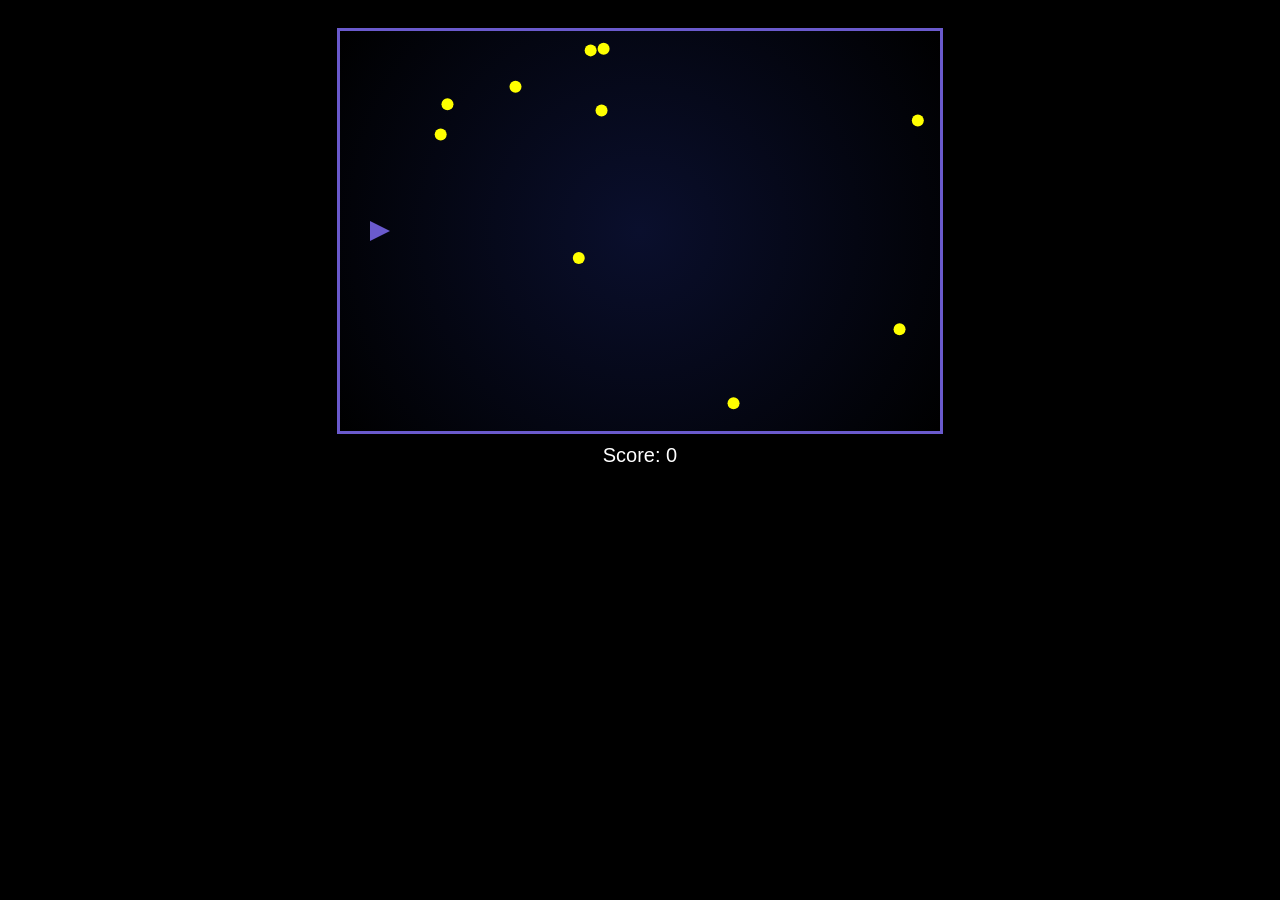
<file: game.html>
<!DOCTYPE html>
<html>
<head>
  <title>Space Runner Game</title>
  <link rel="stylesheet" href="css/styles3.css">
</head>
<body>
  <canvas id="gameCanvas" width="600" height="400"></canvas>
  <div id="score">Score: 0</div>
  <div id="gameOver" class="hidden">GAME OVER<br><button onclick="restartGame()">Restart</button></div>
  <script src="js/game.js"></script>
</body>
</html>
</file>
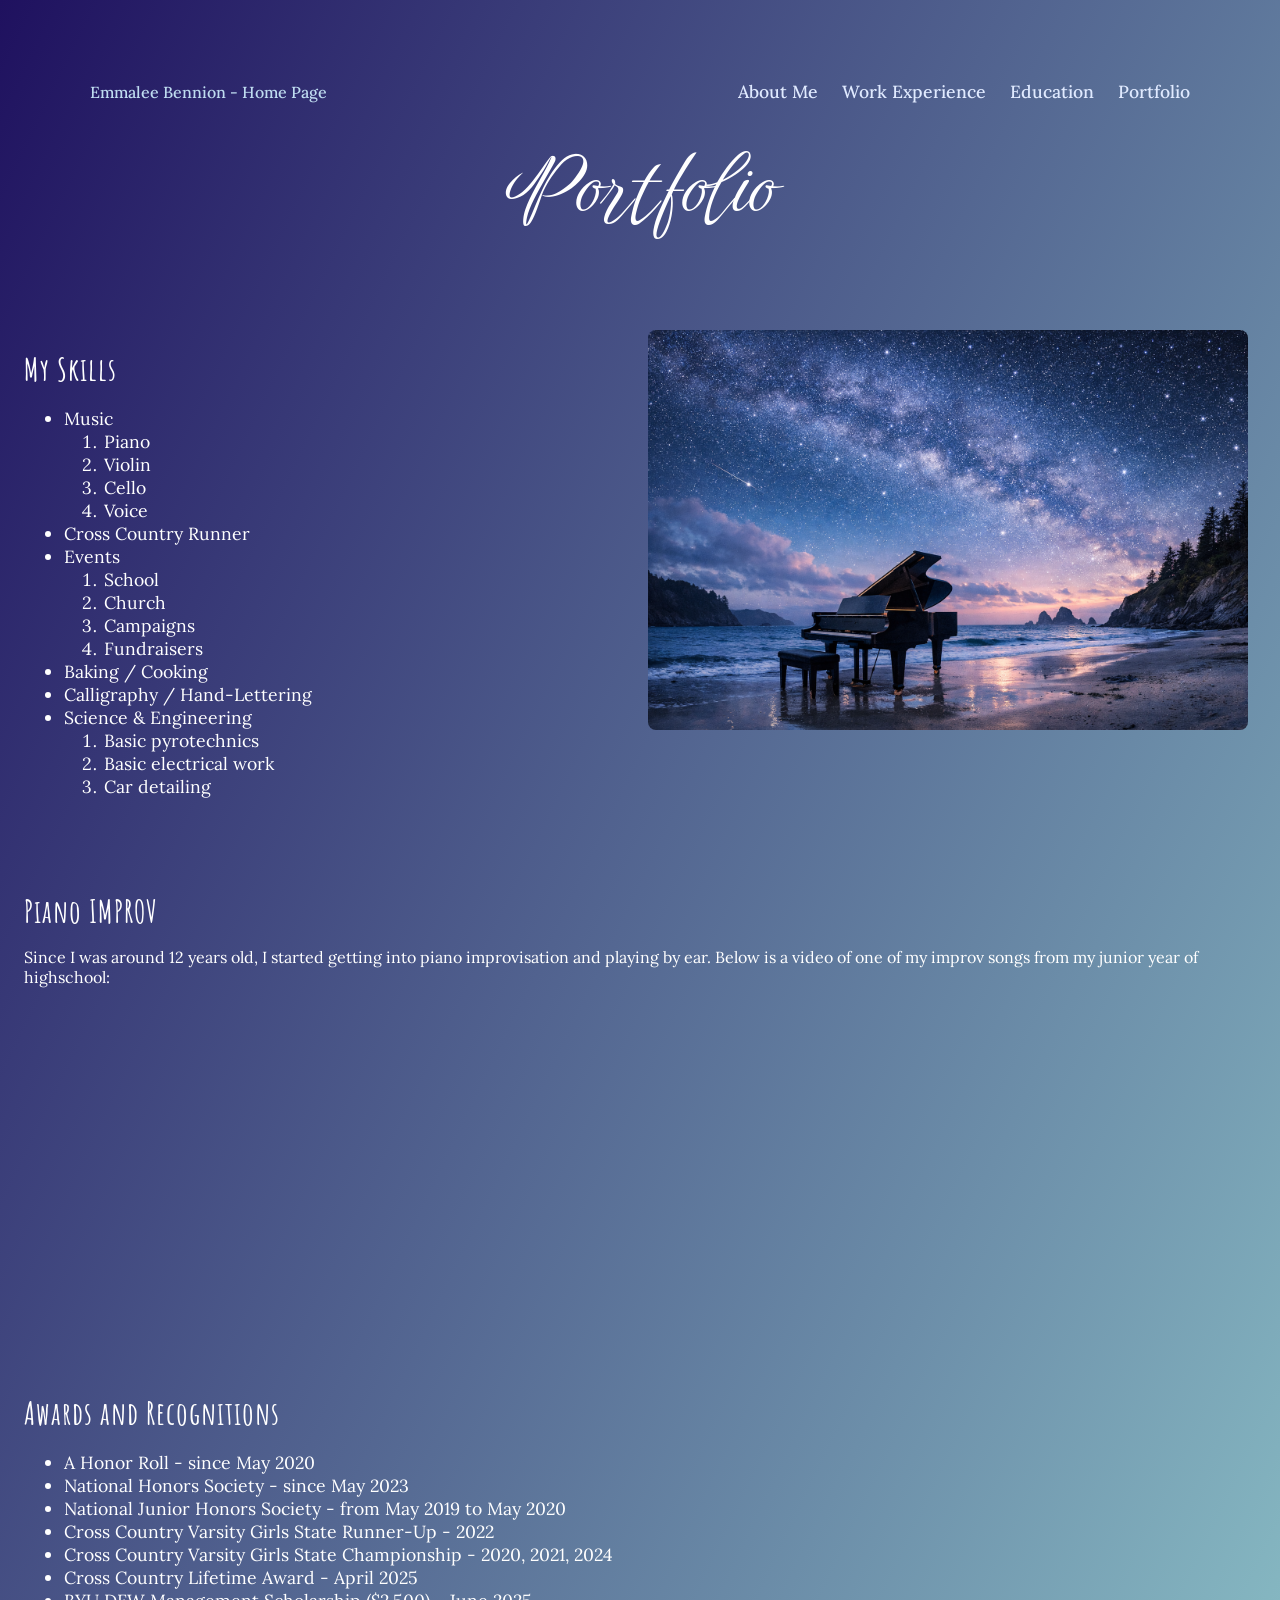
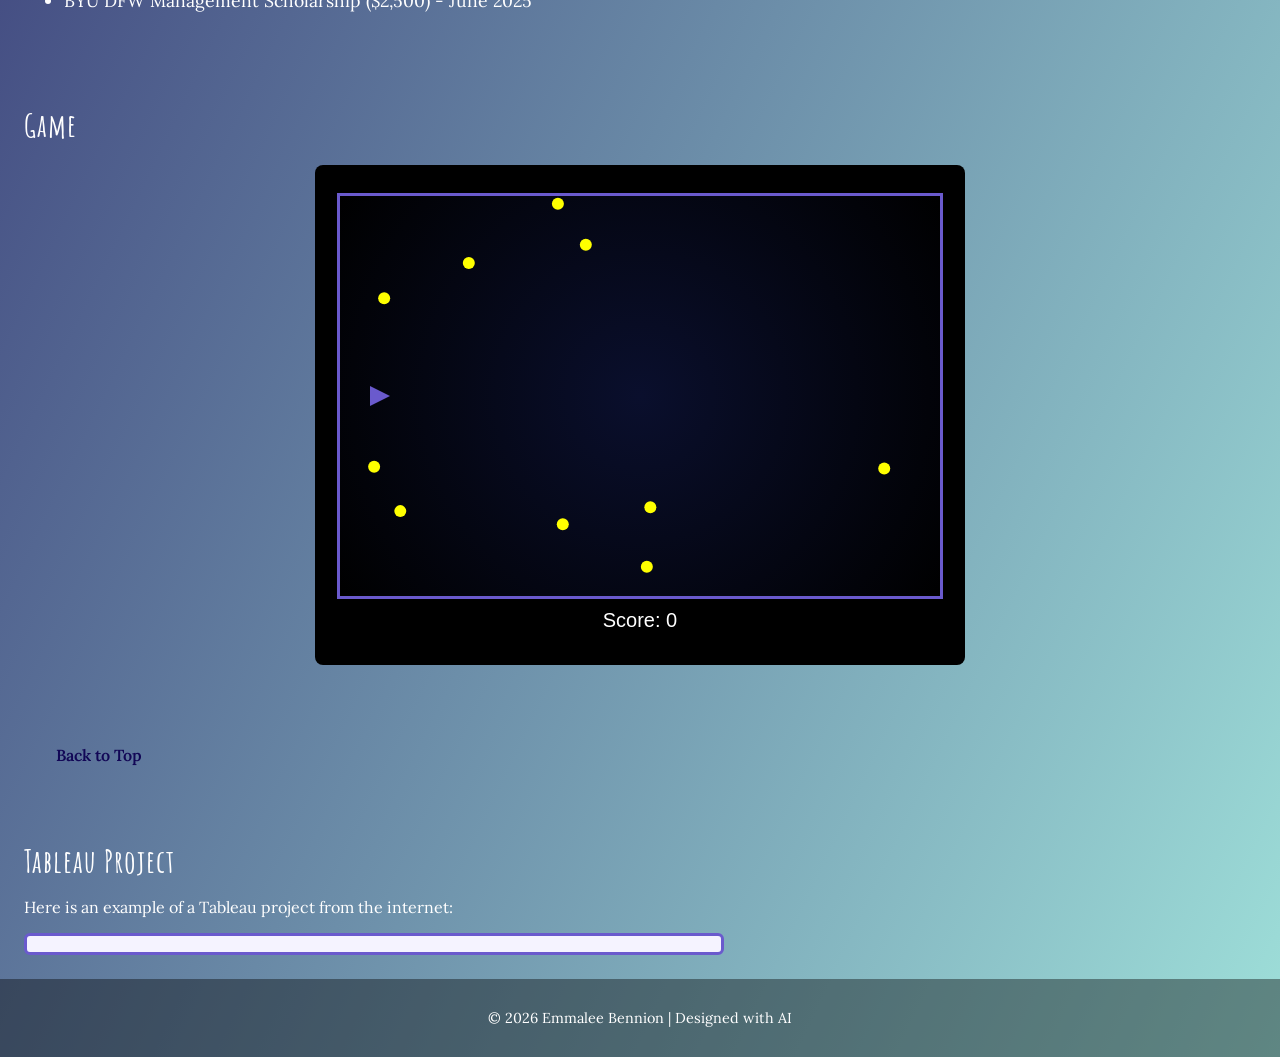
<file: portfolio.html>
<!DOCTYPE html>
<html lang="en">
<head>
  <meta charset="UTF-8">
  <meta name="viewport" content="width=device-width, initial-scale=1.0">
  <title>Portfolio</title>

  <!-- Google Fonts -->
  <!-- Google Fonts -->
<link href="https://fonts.googleapis.com/css2?family=Birthstone+Bounce&family=Amatic+SC:wght@400;700&family=Lora:wght@400;500;600&display=swap" rel="stylesheet" type="text/css">


  <!-- Favicon -->
  <link rel="icon" type="image/png" href="assets/img/iconEB2.png">

  <!-- Stylesheet -->
  <link rel="stylesheet" type="text/css" href="css/styles2.css">
</head>

<body>
    <a id="top"></a>

  <!-- NAVIGATION BAR -->
  <header>
    <nav class="inline-nav">
      <div class="nav-container">
        <a class="brand" href="index.html">Emmalee Bennion - Home Page</a>

        <ul class="nav-links">
          <li><a href="about.html">About Me</a></li>
          <li><a href="work.html">Work Experience</a></li>
          <li><a href="education.html">Education</a></li>
          <li><a href="portfolio.html">Portfolio</a></li>
        </ul>
      </div>
    </nav>

    <h1 class="h1">Portfolio</h1>
  </header>

  <!-- MAIN CONTENT -->
  <main>
    <img src="pictures/pianostars2.png" alt="Piano under stars" class="piano-img">

    <section>
      <h2 class="h2">My Skills</h2>
      <ul>
        <li>Music
          <ol>
            <li>Piano</li>
            <li>Violin</li>
            <li>Cello</li>
            <li>Voice</li>
          </ol>
        </li>

        <li>Cross Country Runner</li>

        <li>Events
          <ol>
            <li>School</li>
            <li>Church</li>
            <li>Campaigns</li>
            <li>Fundraisers</li>
          </ol>
        </li>

        <li>Baking / Cooking</li>
        <li>Calligraphy / Hand‑Lettering</li>

        <li>Science & Engineering
          <ol>
            <li>Basic pyrotechnics</li>
            <li>Basic electrical work</li>
            <li>Car detailing</li>
          </ol>
        </li>
      </ul>
    </section>

    <section id="about">
      <h2 class="h2">Piano IMPROV</h2>
      <p>Since I was around 12 years old, I started getting into piano improvisation and playing by ear. Below is a video of one of my improv songs from my junior year of highschool:</p>
    </section>

    <iframe 
     width="560" 
     height="315" 
     src="https://www.youtube.com/embed/g28jagg5sE4" 
     title="YouTube video player" 
     frameborder="0" 
     allow="accelerometer; autoplay; clipboard-write; encrypted-media; gyroscope; picture-in-picture" 
     allowfullscreen>
    </iframe>


    <section id="projects">
      <h2 class="h2">Awards and Recognitions</h2>
      <ul>
        <li>A Honor Roll - since May 2020</li>
        <li>National Honors Society - since May 2023</li>
        <li>National Junior Honors Society - from May 2019 to May 2020</li>
        <li>Cross Country Varsity Girls State Runner-Up - 2022</li>
        <li>Cross Country Varsity Girls State Championship - 2020, 2021, 2024</li>
        <li>Cross Country Lifetime Award - April 2025</li>
        <li>BYU DFW Management Scholarship ($2,500) - June 2025</li>
    </ul>
    </section>

    <section>
        <h2 class="h2">Game</h2>
        <iframe 
            src="game.html" 
            width="650" 
            height="500" 
            style="border: none; margin-top: 20px;">
        </iframe>
    </section>
    
    <section>
    <a href="#top" class="back-to-top">Back to Top</a>
    </section>

    <section id="contact">
      <h2 class="h2">Tableau Project</h2>
      <p>Here is an example of a Tableau project from the internet:</p>
      <div class="tableau-container">
        <div class='tableauPlaceholder' id='viz1776577064181' style='position: relative'>
             <noscript><a href='#'><img alt='Overview ' src='https:&#47;&#47;public.tableau.com&#47;static&#47;images&#47;Su&#47;SuperstorePerformanceDashboard_17701564064270&#47;Overview&#47;1_rss.png' style='border: none' /></a></noscript>
            <object class='tableauViz'  style='display:none;'>
             <param name='host_url' value='https%3A%2F%2Fpublic.tableau.com%2F' /> 
             <param name='embed_code_version' value='3' /> 
             <param name='site_root' value='' />
             <param name='name' value='SuperstorePerformanceDashboard_17701564064270&#47;Overview' />
             <param name='tabs' value='no' />
             <param name='toolbar' value='yes' />
             <param name='static_image' value='https:&#47;&#47;public.tableau.com&#47;static&#47;images&#47;Su&#47;SuperstorePerformanceDashboard_17701564064270&#47;Overview&#47;1.png' /> 
             <param name='animate_transition' value='yes' />
             <param name='display_static_image' value='yes' />
             <param name='display_spinner' value='yes' />
             <param name='display_overlay' value='yes' />
             <param name='display_count' value='yes' />
            <param name='language' value='en-US' /></object>
        </div>   
      </div>            
        <script type='text/javascript'>                    var divElement = document.getElementById('viz1776577064181');                    var vizElement = divElement.getElementsByTagName('object')[0];                    vizElement.style.width='1600px';vizElement.style.height='927px';                    var scriptElement = document.createElement('script');                    scriptElement.src = 'https://public.tableau.com/javascripts/api/viz_v1.js';                    vizElement.parentNode.insertBefore(scriptElement, vizElement);                </script>
    </section>
  </main>

  <!-- FOOTER -->
  <footer>
    <p>© 2026 Emmalee Bennion | Designed with AI</p>
  </footer>

</body>
</html>
</file>
<file: css/styles3.css>
body {
  background: black;
  display: flex;
  flex-direction: column;
  align-items: center;
  padding-top: 20px;
  color: white;
  font-family: Arial, sans-serif;
}

canvas {
  border: 3px solid #6a5acd;
  background: radial-gradient(circle at center, #0a0f2d, #000);
}

#score {
  margin-top: 10px;
  font-size: 20px;
}

#gameOver {
  margin-top: 20px;
  font-size: 32px;
  text-align: center;
}

.hidden {
  display: none;
}

button {
  margin-top: 10px;
  padding: 8px 16px;
  background: #6a5acd;
  color: white;
  border: none;
  border-radius: 6px;
  cursor: pointer;
}

button:hover {
  background: #8d7cff;
}
</file>
<file: css/styles2.css>
/* ------------------------------ */
/* GLOBAL STYLES */
/* ------------------------------ */

body {
  margin: 0;
  padding-top: 80px; /* prevents content from hiding under navbar */
  font-family: "Lora", serif;
  background: linear-gradient(to bottom right, #1f115f, #9edfd9);
  color: #fff;
}

/* ------------------------------ */
/* NAVBAR */
/* ------------------------------ */

/* Inline navigation bar */
.inline-nav ul {
  list-style: none;
  padding: 0;
  margin: 0;
  display: flex;          /* makes items sit in a row */
  gap: 1.5rem;            /* spacing between items */
}

.inline-nav a {
  text-decoration: none;
  color: #bfdcf0;
  font-weight: 500;
}

.inline-nav a:hover {
  color: #7d51af;         /* soft purple hover to match your aesthetic */
}

.nav-container {
  width: 95%;
  max-width: 1100px;
  margin: auto;
  display: flex;
  justify-content: space-between;
  align-items: center;
}

.brand {
  font-family: "Lora", serif;
  font-size: 1rem;
  color: #e0eaff;
  text-decoration: none;
}

/* NAV LINKS */
.nav-links {
  list-style: none;
  display: flex;
  gap: 2rem;
  margin: 0;
  padding: 0;
}

.nav-links a {
  text-decoration: none;
  color: #e0eaff;
  font-weight: 500;
  transition: color 0.3s ease, transform 0.2s ease;
}

.nav-links a:hover {
  color: #8ecae6;
  transform: translateY(-2px);
}

/* ------------------------------ */
/* HEADERS */
/* ------------------------------ */

h1, .h1 {
  font-family: "Birthstone Bounce", cursive;
  font-weight: 400;
  font-size: 5rem;
  text-align: center;
  margin-top: 2rem;
}

h2, .h2 {
  font-family: "Amatic SC", sans-serif;
  font-weight: 700;
  letter-spacing: 1px;
  font-size: 2rem;
  text-align: left;
  margin-bottom: 1rem;
}

/* ------------------------------ */
/* SECTIONS */
/* ------------------------------ */

section {
  padding: 1.5rem 1.5rem;
  text-align: left;
}

ul, ol {
  text-align: left;
  max-width: 600px;
  font-size: 1.1rem;
}

.piano-img {
  float: right;              /* moves image to the right side */
  width: 600px;              /* controls size — adjust as needed */
  height: auto;              /* keeps proportions correct */
  margin: 2rem 2rem;     /* adds space around it */
  border-radius: 8px;        /* optional: soft corners */
}

iframe {
  display: block;
  margin: 0 auto;
  max-width: 100%;
  border-radius: 8px;
}

a {
  color: #6a5acd;          /* soft purple tone */
  text-decoration: none;
  font-weight: 600;
}

a:hover {
  color: #dcd6ff;          /* lighter hover color */
}

.tableauPlaceholder {
  border: 3px solid #6a5acd;
  border-radius: 6px;
  padding: 8px;
  background: #f5f3ff;
}

.tableau-container {
  max-width: 700px;   /* shrink width */     /* center it */
}

.tableau-container object {
  height: 400px !important;  /* shrink height */
}


.back-to-top {
  display: inline-block;
  margin-top: 2rem;
  margin-left: 2rem;
  color: #120756;          /* soft purple */
  font-weight: 600;
  text-decoration: none;
  transition: color 0.3s ease;
}

.back-to-top:hover {
  color: #dcd6ff;          /* lighter lavender */
}


/* ------------------------------ */
/* FOOTER */
/* ------------------------------ */

footer {
  text-align: center;
  padding: 1rem;
  background-color: rgba(0, 0, 0, 0.4);
  font-size: 0.9rem;
}
</file>
